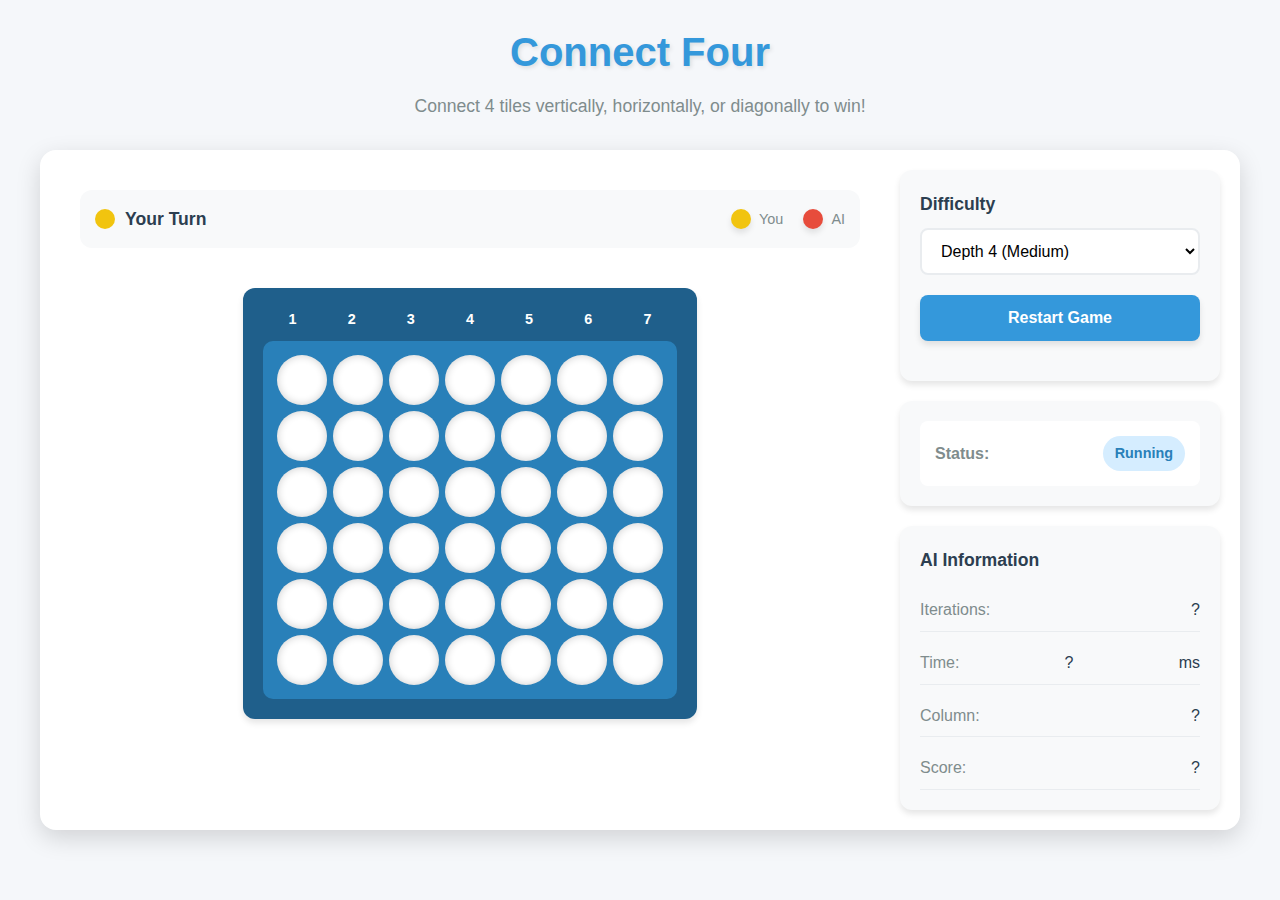
<file: index.html>
<!doctype html>
<html>
    <head>
        <meta charset="utf-8">
        <meta http-equiv="X-UA-Compatible" content="IE=edge,chrome=1">
        <meta name="description" content="Artificial Intelligence based on the Minimax- and α-β-Pruning principles.">
        <meta name="viewport" content="width=device-width, initial-scale=1">
        <title>Connect Four</title>
        <link rel="stylesheet" href="css/style.css">
    </head>
    <body>
        <div id="container">
            <div class="header">
                <h1 class="header-text">Connect Four</h1>
                <p class="subheader-text">Connect 4 tiles vertically, horizontally, or diagonally to win!</p>
            </div>

            <div class="game-layout">
                <div class="game-board-section">
                    <div class="game-info">
                        <div class="current-player" id="current-player">
                            <span class="player-indicator human-indicator"></span>
                            Your Turn
                        </div>
                        <div class="coin-legend">
                            <div class="legend-item">
                                <div class="coin-sample human-sample"></div>
                                <span>You</span>
                            </div>
                            <div class="legend-item">
                                <div class="coin-sample cpu-sample"></div>
                                <span>AI</span>
                            </div>
                        </div>
                    </div>

                    <div class="board-container">
                        <div class="column-labels">
                            <div class="column-label">1</div>
                            <div class="column-label">2</div>
                            <div class="column-label">3</div>
                            <div class="column-label">4</div>
                            <div class="column-label">5</div>
                            <div class="column-label">6</div>
                            <div class="column-label">7</div>
                        </div>
                        <div id="coin"></div>
                        <table id="game_board" cellpadding="0"></table>
                        <div id="loading">
                            <div class="loading-spinner"></div>
                            AI is thinking...
                        </div>
                    </div>

                    <div class="mobile-controls" id="mobile-controls">
                        <!-- Mobile buttons will be generated by JavaScript -->
                    </div>
                </div>

                <div class="game-controls-section">
                    <div class="controls-panel">
                        <!--<div class="control-group">
                            <h3>Algorithm</h3>
                            <select id="algorithm-select" autocomplete="off">
                                <option value="minimax">Minimax</option>
                                <option value="alphabeta" selected>Alpha-Beta</option>
                            </select>
                        </div>-->

                        <div class="control-group">
                            <h3>Difficulty</h3>
                            <select id="difficulty" autocomplete="off">
                                <option value="1">Depth 1 (Very Easy)</option>
                                <option value="2">Depth 2 (Easy)</option>
                                <option value="3">Depth 3</option>
                                <option value="4" selected="selected">Depth 4 (Medium)</option>
                                <option value="5">Depth 5</option>
                                <option value="6">Depth 6 (Hard)</option>
                                <option value="7">Depth 7</option>
                                <option value="8">Depth 8 (Expert)</option>
                            </select>
                        </div>

                        <div class="control-group">
                            <button class="btn-primary" onclick="Game.restartGame();" type="submit">Restart Game</button>
                        </div>
                    </div>

                    <div class="game-status">
                        <div class="status-display">
                            <span class="status-label">Status:</span>
                            <span id="status" class="status-running">Running</span>
                        </div>
                    </div>

                    <div class="debug-info">
                        <h4>AI Information</h4>
                        <div class="debug-stats">
                            <div class="stat">
                                <span class="stat-label">Iterations:</span>
                                <span id="ai-iterations">?</span>
                            </div>
                            <div class="stat">
                                <span class="stat-label">Time:</span>
                                <span id="ai-time">?</span> ms
                            </div>
                            <div class="stat">
                                <span class="stat-label">Column:</span>
                                <span id="ai-column">?</span>
                            </div>
                            <div class="stat">
                                <span class="stat-label">Score:</span>
                                <span id="ai-score">?</span>
                            </div>
                        </div>
                    </div>
                </div>
            </div>
        </div>

        <!-- Winning Message Modal 
        <div id="winning-message" class="modal">
            <div class="modal-content">
                <h2 id="message-text"></h2>
                <button class="btn-primary" onclick="Game.restartGame();">Play Again</button>
            </div>
        </div>-->

        <script src="js/jquery-1.11.2.min.js"></script>
        <script src="js/jquery-ui.min.js"></script>
        <script src="js/board.js"></script>
        <script src="js/connect-four.js"></script>

        <script>
        $('#algorithm-select').change(function() {
            window.location = '../' + $(this).val() + '/index.html';
        });
        </script>
    </body>
</html>
</file>
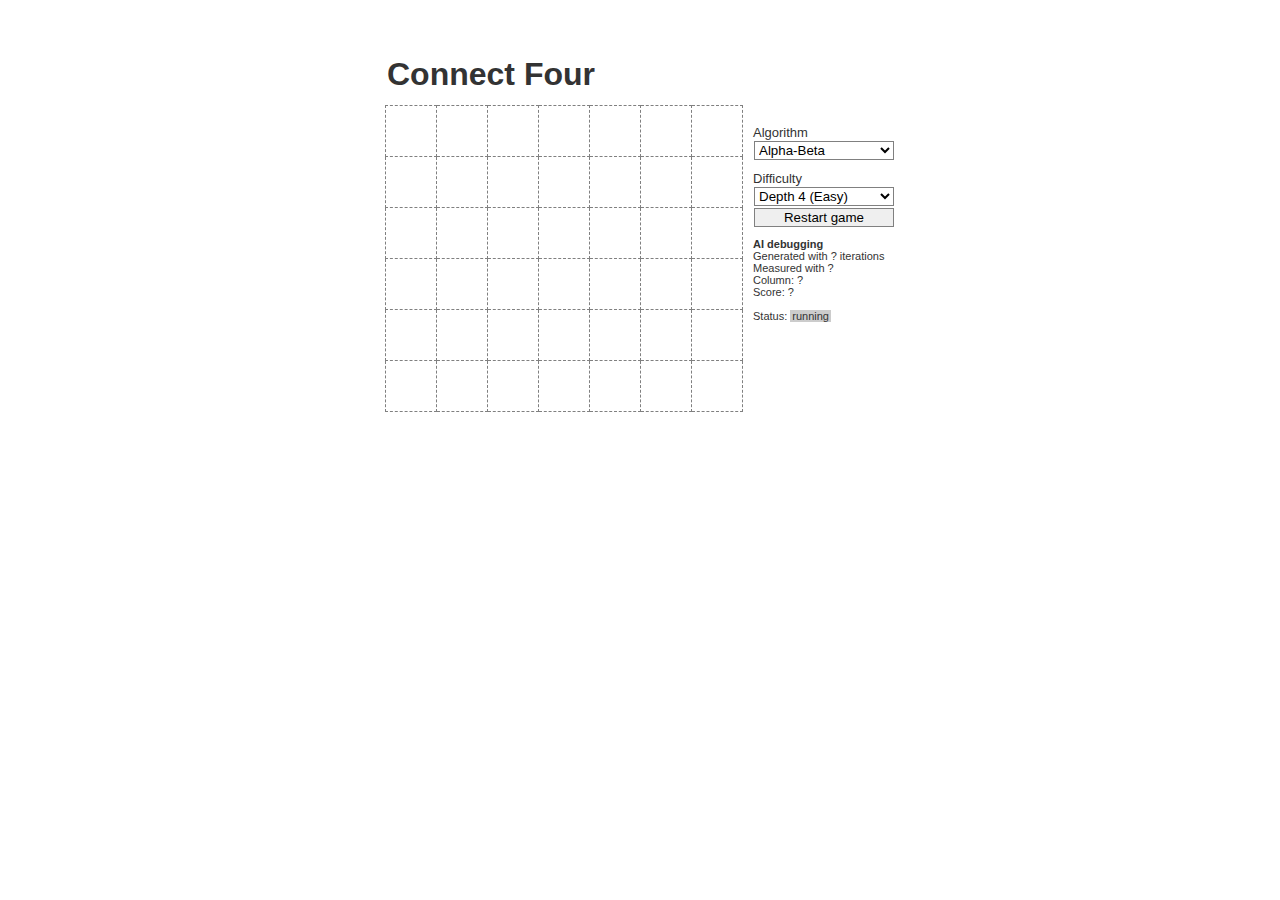
<file: jQuery/alphabeta/index.html>
<!doctype html>
<html>
    <head>
        <meta charset="utf-8">
        <meta http-equiv="X-UA-Compatible" content="IE=edge,chrome=1">
        <meta name="description" content="Artificial Intelligence based on the Minimax- and α-β-Pruning principles.">
        <meta name="viewport" content="width=device-width, initial-scale=1">
        <title>Connect Four</title>
        <link rel="stylesheet" href="css/style.css">
    </head>
    <body>
        <!--<div id="navigation">
            <span class="title">Connect Four JS -</span> <a href="../../">Go to index »</a>
        </div>-->
        
        <div id="container">
            <h1 class="header-text">Connect Four</h1>
            <!--<p class="text subheader-text">
                Artificial Intelligence based on the Minimax- and α-β-Pruning principles (jQuery).
            </p>-->

            <div class="box-left">
                <div id="coin"></div>
                <table id="game_board" cellpadding="0"></table> 
                <div id="loading">AI is thinking...</div>
            </div>

            <div class="box-right">
                <div id="options">
                    <p class="header">Algorithm</p>
                    <p>
                        <select id="algorithm-select" autocomplete="off">
                            <option value="minimax">Minimax</option>
                            <option value="alphabeta" selected>Alpha-Beta</option>
                        </select>
                    </p>
                    <p class="header">Difficulty</p>
                    <p>
                        <select id="difficulty" autocomplete="off">
                            <option value="1">Depth 1</option>
                            <option value="2">Depth 2 (Passive)</option>
                            <option value="3">Depth 3</option>
                            <option value="4" selected="selected">Depth 4 (Easy)</option>
                            <option value="5">Depth 5</option>
                            <option value="6">Depth 6 (Moderate)</option>
                            <option value="7">Depth 7</option>
                            <option value="8">Depth 8 (Tougher)</option>
                        </select>
                    </p>
                    <p><button class="save" onclick="Game.restartGame();" type="submit">Restart game</button></p>
                </div>

                <div id="debug">
                    <p><strong>AI debugging</strong></p>
                    <p>Generated with <span id="ai-iterations">?</span> iterations</p>
                    <p>Measured with <span id="ai-time">?</span></p>
                    <p><span id="ai-column">Column: ?</span></p>
                    <p><span id="ai-score">Score: ?</span></p>
                    <br/>
                    <p>Status: <span id="status" class="status-running">running</span></p>
                </div>
            </div>
        </div>

        <script src="js/jquery-1.11.2.min.js"></script>
        <script src="js/jquery-ui.min.js"></script>
        <script src="js/board.js"></script>
        <script src="js/connect-four.js"></script>

        <script>
        $('#algorithm-select').change(function() {
            window.location = '../' + $(this).val() + '/index.html';
        });
        </script>
    </body>
</html>
</file>
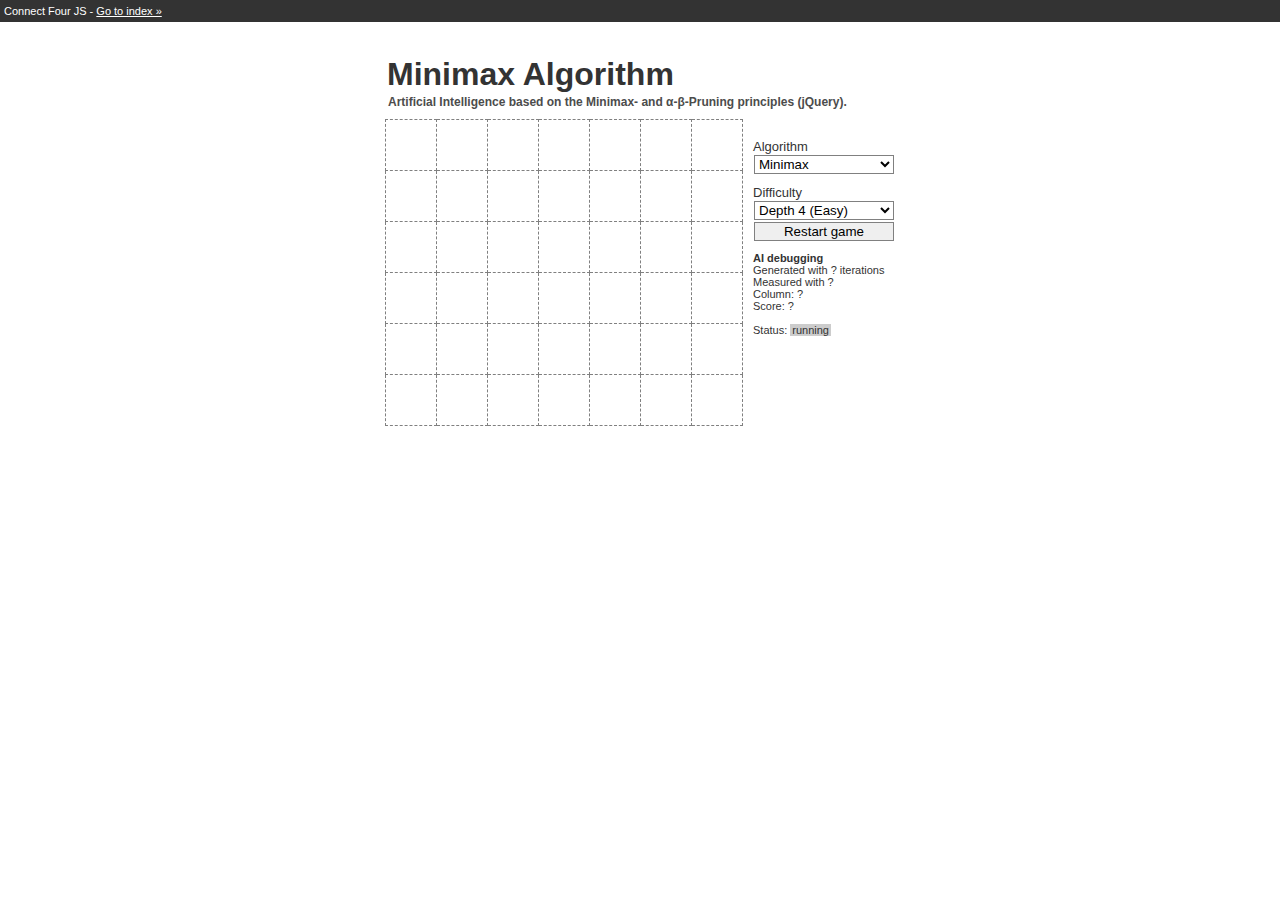
<file: jQuery/minimax/index.html>
<!doctype html>
<html>
    <head>
        <meta charset="utf-8">
        <meta http-equiv="X-UA-Compatible" content="IE=edge,chrome=1">
        <meta name="description" content="Artificial Intelligence based on the Minimax- and α-β-Pruning principles.">
        <meta name="viewport" content="width=device-width, initial-scale=1">
        <title>Connect Four - Minimax Algorithm</title>
        <link rel="stylesheet" href="css/style.css">
    </head>
    <body>
        <div id="navigation">
            <span class="title">Connect Four JS -</span> <a href="../../">Go to index »</a>
        </div>
        
        <div id="container">
            <h1 class="header-text">Minimax Algorithm</h1>
            <p class="text subheader-text">
                Artificial Intelligence based on the Minimax- and α-β-Pruning principles (jQuery).
            </p>

            <div class="box-left">
                <div id="coin"></div>
                <table id="game_board" cellpadding="0"></table> 
                <div id="loading">AI is thinking...</div>
            </div>

            <div class="box-right">
                <div id="options">
                    <p class="header">Algorithm</p>
                    <p>
                        <select id="algorithm-select" autocomplete="off">
                            <option value="minimax" selected>Minimax</option>
                            <option value="alphabeta">Alpha-Beta</option>
                        </select>
                    </p>
                    <p class="header">Difficulty</p>
                    <p>
                        <select id="difficulty" autocomplete="off">
                            <option value="1">Depth 1</option>
                            <option value="2">Depth 2 (Passive)</option>
                            <option value="3">Depth 3</option>
                            <option value="4" selected="selected">Depth 4 (Easy)</option>
                            <option value="5">Depth 5</option>
                            <option value="6">Depth 6 (Moderate)</option>
                            <option value="7">Depth 7</option>
                            <option value="8">Depth 8 (Tougher)</option>
                        </select>
                    </p>
                    <p><button class="save" onclick="Game.restartGame();" type="submit">Restart game</button></p>
                </div>

                <div id="debug">
                    <p><strong>AI debugging</strong></p>
                    <p>Generated with <span id="ai-iterations">?</span> iterations</p>
                    <p>Measured with <span id="ai-time">?</span></p>
                    <p><span id="ai-column">Column: ?</span></p>
                    <p><span id="ai-score">Score: ?</span></p>
                    <br/>
                    <p>Status: <span id="status" class="status-running">running</span></p>
                </div>
            </div>
        </div>

        <script src="js/jquery-1.11.2.min.js"></script>
        <script src="js/jquery-ui.min.js"></script>
        <script src="js/board.js"></script>
        <script src="js/connect-four.js"></script>

        <script>
        $('#algorithm-select').change(function() {
            window.location = '../' + $(this).val() + '/index.html';
        });
        </script>
    </body>
</html>
</file>
<file: css/style.css>
:root {
    --primary-color: #3498db;
    --primary-dark: #2980b9;
    --secondary-color: #e74c3c;
    --background-color: #f5f7fa;
    --text-color: #2c3e50;
    --text-light: #7f8c8d;
    --board-color: #2980b9;
    --board-dark: #1f5f8b;
    --human-color: #f1c40f;
    --human-dark: #f39c12;
    --cpu-color: #e74c3c;
    --cpu-dark: #c0392b;
    --win-color: #2ecc71;
    --shadow: 0 4px 6px rgba(0, 0, 0, 0.1);
    --shadow-lg: 0 8px 25px rgba(0, 0, 0, 0.15);
}

* {
    margin: 0;
    padding: 0;
    box-sizing: border-box;
}

body {
    font-family: 'Segoe UI', Tahoma, Geneva, Verdana, sans-serif;
    background: var(--background-color);
    color: var(--text-color);
    line-height: 1.6;
    min-height: 100vh;
    padding: 20px;
}

#container {
    max-width: 1200px;
    margin: 0 auto;
}

.header {
    text-align: center;
    margin-bottom: 30px;
}

.header-text {
    font-size: 2.5rem;
    color: var(--primary-color);
    margin-bottom: 8px;
    text-shadow: 2px 2px 4px rgba(0, 0, 0, 0.1);
}

.subheader-text {
    color: var(--text-light);
    font-size: 1.1rem;
}

.game-layout {
    display: flex;
    flex-direction: column;
    gap: 20px;
    background: white;
    border-radius: 16px;
    box-shadow: var(--shadow-lg);
    overflow: hidden;
    padding: 20px;
}

@media (min-width: 768px) {
    .game-layout {
        flex-direction: row;
        min-height: 600px;
    }
}

.game-board-section {
    flex: 1;
    display: flex;
    flex-direction: column;
    align-items: center;
    padding: 20px;
}

.game-controls-section {
    flex: 0 0 320px;
    display: flex;
    flex-direction: column;
    gap: 20px;
}

.game-info {
    display: flex;
    justify-content: space-between;
    align-items: center;
    width: 100%;
    margin-bottom: 20px;
    padding: 15px;
    background: #f8f9fa;
    border-radius: 12px;
}

.current-player {
    display: flex;
    align-items: center;
    gap: 10px;
    font-weight: bold;
    font-size: 1.1rem;
    color: var(--text-color);
}

.player-indicator {
    width: 20px;
    height: 20px;
    border-radius: 50%;
    animation: pulse 1.5s infinite;
}

.human-indicator {
    background: var(--human-color);
}

.cpu-indicator {
    background: var(--cpu-color);
}

.coin-legend {
    display: flex;
    gap: 20px;
}

.legend-item {
    display: flex;
    align-items: center;
    gap: 8px;
    font-size: 0.9rem;
    color: var(--text-light);
}

.coin-sample {
    width: 20px;
    height: 20px;
    border-radius: 50%;
    box-shadow: var(--shadow);
}

.human-sample {
    background: var(--human-color);
}

.cpu-sample {
    background: var(--cpu-color);
}

.board-container {
    position: relative;
    margin: 20px 0;
    padding: 20px;
    background: var(--board-dark);
    border-radius: 12px;
    box-shadow: var(--shadow);
}

.column-labels {
    display: flex;
    justify-content: space-around;
    margin-bottom: 10px;
}

.column-label {
    width: 50px;
    text-align: center;
    color: white;
    font-weight: bold;
    font-size: 0.9rem;
}

#game_board {
    border-collapse: separate;
    border-spacing: 6px;
    background-color: var(--board-color);
    border-radius: 10px;
    padding: 8px;
}

#game_board td {
    width: 50px;
    height: 50px;
    background-color: white;
    border-radius: 50%;
    cursor: pointer;
    transition: all 0.2s ease;
    box-shadow: inset 0 0 8px rgba(0, 0, 0, 0.2);
    position: relative;
}

@media (max-width: 480px) {
    #game_board td {
        width: 40px;
        height: 40px;
    }
}

#game_board td.empty:hover {
    background-color: #ecf0f1;
    transform: scale(1.05);
}

#game_board .human-coin {
    background: radial-gradient(circle at 30% 30%, var(--human-color), var(--human-dark));
    box-shadow: inset 0 0 12px rgba(0, 0, 0, 0.3);
}

#game_board .cpu-coin {
    background: radial-gradient(circle at 30% 30%, var(--cpu-color), var(--cpu-dark));
    box-shadow: inset 0 0 12px rgba(0, 0, 0, 0.3);
}

#game_board .win {
    animation: win-pulse 0.8s infinite;
    box-shadow: 0 0 20px var(--win-color);
}


/* Disabled state for game board */
#game_board.disabled {
    opacity: 0.7;
    pointer-events: none;
}

#game_board td.disabled {
    cursor: not-allowed;
    opacity: 0.7;
}

.mobile-column-btn:disabled {
    opacity: 0.5;
    cursor: not-allowed;
    transform: none !important;
}

.mobile-column-btn:disabled:hover {
    background: var(--primary-color);
    transform: none !important;
}

/* Enhanced winning animation */
#game_board .win {
    animation: win-glow 1s infinite;
    box-shadow: 
        inset 0 0 12px rgba(0, 0, 0, 0.3),
        0 0 20px var(--win-color),
        0 0 30px var(--win-color);
}

@keyframes win-glow {
    0%, 100% { 
        transform: scale(1);
        box-shadow: 
            inset 0 0 12px rgba(0, 0, 0, 0.3),
            0 0 20px var(--win-color),
            0 0 30px var(--win-color);
    }
    50% { 
        transform: scale(1.1);
        box-shadow: 
            inset 0 0 12px rgba(0, 0, 0, 0.3),
            0 0 30px var(--win-color),
            0 0 40px var(--win-color);
    }
}

/* Status message styles */
.current-player {
    transition: all 0.3s ease;
}

.current-player.won {
    color: #27ae60 !important;
    font-weight: bold;
}

.current-player.lost {
    color: #e74c3c !important;
    font-weight: bold;
}

.current-player.tie {
    color: #f39c12 !important;
    font-weight: bold;
}

@keyframes win-pulse {
    0%, 100% { transform: scale(1); }
    50% { transform: scale(1.1); }
}

@keyframes pulse {
    0%, 100% { opacity: 1; }
    50% { opacity: 0.6; }
}

#coin {
    position: absolute;
    display: none;
    width: 46px;
    height: 46px;
    border-radius: 50%;
    z-index: 10;
    box-shadow: 0 4px 8px rgba(0, 0, 0, 0.3);
}

@media (max-width: 480px) {
    #coin {
        width: 36px;
        height: 36px;
    }
}

#loading {
    display: none;
    position: absolute;
    top: 50%;
    left: 50%;
    transform: translate(-50%, -50%);
    background: rgba(0, 0, 0, 0.85);
    color: white;
    padding: 20px 30px;
    border-radius: 12px;
    z-index: 100;
    text-align: center;
    font-weight: bold;
    box-shadow: var(--shadow-lg);
}

.loading-spinner {
    width: 30px;
    height: 30px;
    border: 3px solid rgba(255, 255, 255, 0.3);
    border-top: 3px solid white;
    border-radius: 50%;
    animation: spin 1s linear infinite;
    margin: 0 auto 10px;
}

@keyframes spin {
    0% { transform: rotate(0deg); }
    100% { transform: rotate(360deg); }
}

.mobile-controls {
    display: none;
    width: 100%;
    gap: 8px;
    margin-top: 20px;
}

@media (max-width: 767px) {
    .mobile-controls {
        display: flex;
        justify-content: space-between;
    }
}

.mobile-column-btn {
    flex: 1;
    padding: 12px 8px;
    background: var(--primary-color);
    color: white;
    border: none;
    border-radius: 8px;
    font-weight: bold;
    cursor: pointer;
    transition: all 0.2s ease;
    font-size: 0.9rem;
    margin: 0 4px;
}

.mobile-column-btn:hover {
    background: var(--primary-dark);
    transform: translateY(-2px);
}

.controls-panel {
    background: #f8f9fa;
    padding: 20px;
    border-radius: 12px;
    box-shadow: var(--shadow);
}

.control-group {
    margin-bottom: 20px;
}

.control-group h3 {
    margin-bottom: 10px;
    color: var(--text-color);
    font-size: 1.1rem;
}

select {
    width: 100%;
    padding: 12px 15px;
    border: 2px solid #e9ecef;
    border-radius: 8px;
    font-size: 1rem;
    background: white;
    transition: all 0.2s ease;
    cursor: pointer;
}

select:focus {
    outline: none;
    border-color: var(--primary-color);
    box-shadow: 0 0 0 3px rgba(52, 152, 219, 0.1);
}

.btn-primary {
    width: 100%;
    padding: 14px 20px;
    background: var(--primary-color);
    color: white;
    border: none;
    border-radius: 8px;
    font-size: 1rem;
    font-weight: bold;
    cursor: pointer;
    transition: all 0.2s ease;
    box-shadow: var(--shadow);
}

.btn-primary:hover {
    background: var(--primary-dark);
    transform: translateY(-2px);
    box-shadow: 0 6px 12px rgba(0, 0, 0, 0.15);
}

.btn-primary:active {
    transform: translateY(0);
}

.game-status {
    background: #f8f9fa;
    padding: 20px;
    border-radius: 12px;
    box-shadow: var(--shadow);
}

.status-display {
    display: flex;
    justify-content: space-between;
    align-items: center;
    padding: 15px;
    border-radius: 8px;
    background: white;
}

.status-label {
    font-weight: bold;
    color: var(--text-light);
}

#status {
    padding: 6px 12px;
    border-radius: 20px;
    font-weight: bold;
    font-size: 0.9rem;
}

.status-running {
    background: #d5edff;
    color: #2980b9;
}

.status-won {
    background: #d4f7d4;
    color: #27ae60;
}

.status-lost {
    background: #ffe0e0;
    color: #e74c3c;
}

.status-tie {
    background: #fff9e6;
    color: #f39c12;
}

.debug-info {
    background: #f8f9fa;
    padding: 20px;
    border-radius: 12px;
    box-shadow: var(--shadow);
    flex-grow: 1;
}

.debug-info h4 {
    margin-bottom: 15px;
    color: var(--text-color);
    font-size: 1.1rem;
}

.debug-stats {
    display: flex;
    flex-direction: column;
    gap: 10px;
}

.stat {
    display: flex;
    justify-content: space-between;
    align-items: center;
    padding: 8px 0;
    border-bottom: 1px solid #e9ecef;
}

.stat-label {
    color: var(--text-light);
    font-weight: 500;
}

.modal {
    display: none;
    position: fixed;
    top: 0;
    left: 0;
    width: 100%;
    height: 100%;
    background: rgba(0, 0, 0, 0.8);
    z-index: 1000;
    justify-content: center;
    align-items: center;
}

.modal-content {
    background: white;
    padding: 40px;
    border-radius: 16px;
    text-align: center;
    max-width: 90%;
    box-shadow: var(--shadow-lg);
    animation: modal-appear 0.3s ease-out;
}

@keyframes modal-appear {
    from {
        opacity: 0;
        transform: scale(0.8) translateY(-20px);
    }
    to {
        opacity: 1;
        transform: scale(1) translateY(0);
    }
}

.modal-content h2 {
    margin-bottom: 20px;
    color: var(--text-color);
    font-size: 1.8rem;
}

/* Hover effects for desktop */
@media (hover: hover) {
    #game_board td.empty:hover::after {
        content: '';
        position: absolute;
        top: -5px;
        left: -5px;
        right: -5px;
        bottom: -5px;
        border: 2px solid var(--human-color);
        border-radius: 50%;
        animation: hover-pulse 1s infinite;
    }
}

@keyframes hover-pulse {
    0%, 100% { opacity: 0.5; transform: scale(1); }
    50% { opacity: 1; transform: scale(1.1); }
}

/* Touch device optimizations */
@media (max-width: 767px) {
    .game-layout {
        padding: 10px;
    }
    
    .game-board-section {
        padding: 10px;
    }
    
    .board-container {
        padding: 15px;
    }
    
    .header-text {
        font-size: 2rem;
    }
    
    .game-info {
        flex-direction: column;
        gap: 15px;
        text-align: center;
    }
}
</file>
<file: jQuery/alphabeta/css/style.css>
body {
    background: #fff;
    color: #333;
    font-family: 'Arial';
    overflow-y: hidden;
}

a, a:visited{
    color: #551A8B;
}

h1 {
    line-height: 1;
    margin: 0;
    padding: 0;
}

#container {
    position: absolute;
    left: 50%;
    margin-top: 50px;
    margin-left: -255px;
}

.box-left {
    overflow: hidden;
}

#game_board {
    border-collapse:collapse;
}

#coinfeld {
    position: relative;
    width: 100%;
    height: 55px;
}

#game_board td {
    border: 1px dashed #808080;
    position: relative;
    width: 50px;
    height: 50px;
    cursor: pointer;
}

.hover {
    background-color: #F4F4F4;
}

#coin {
    position: absolute;
    display: none;
    left: 0px;
    top: 0px;
    width: 51px;
    height: 51px;
    border-radius: 50%;
}

#game_board .coin {
    cursor: default;
}

#game_board tr {
    width: 100%;
    height: 100%;
}

#game_board .human-coin,
.human-coin {
    border-radius: 50%;
    background: #333;
}

#game_board .cpu-coin,
.cpu-coin {
    border-radius: 50%;
    background: #DC143C;
}

#game_board .win {
    border-radius: 50%;
    animation: animationFrames 1s infinite;
    -webkit-animation: animationFrames 1s infinite;
    -moz-animation: animationFrames 1s infinite;
    -o-animation: animationFrames 1s infinite;
    -ms-animation: animationFrames 1s infinite;
}

@keyframes animationFrames{
    50% {
        opacity:0.6;
    }
    100% {
        opacity:1;
    }
}

@-moz-keyframes animationFrames{
    50% {
        opacity:0.6;
    }
    100% {
        opacity:1;
    }
}

@-webkit-keyframes animationFrames {
    50% {
        opacity:0.6;
    }
    100% {
        opacity:1;
    }
}

@-o-keyframes animationFrames {
    50% {
        opacity:0.6;
    }
    100% {
        opacity:1;
    }
}

@-ms-keyframes animationFrames {
    50% {
        opacity:0.6;
    }
    100% {
        opacity:1;
    }
}

#debug {
    margin-top: 10px;
    font-size: 11px;
}

.box-right {
    margin: 20px 10px 10px 0;
    float: left;
}

.box-left {
    position: relative;
    margin: 10px 10px 10px 0;
    float: left;
}

#options {
    font-size: 13px;
}

input {
    border: 1px solid #808080;
    margin: 1px;
    outline: none;
}

.input {
    width: 20px;
}

.save {
    border: 1px solid #808080;
    margin: 1px;
    outline: none;
    width: 140px;
    cursor: pointer;
}

.save:hover, .save:active {
    background: #dadada;
}

#loading {
    display: none;
    position: absolute;
    top: 10px;
    left: 10px;
    font-size: 10px;
    background: #DC143C;
    color: #fff;
    padding: 4px;
}

p {
    margin: 0;
    padding: 0;
}

.header {
    margin-top: 10px;
}

.status-running, .status-won, .status-lost {
    padding: 0px 2px;
    color: #333;
}

.status-running {
    background: #ccc;
}

.status-won {
    background: #5FBF5F;
}

.status-lost {
    background: #F36051;
}

.status-tie {
    background: #A4E7F0;
}

select {
    background: #fff;
    margin: 1px;
    border: 1px solid #808080;
    outline: none;
    width: 140px;
}

.text {
    font-size:12px;
    font-weight:bold;
    color: #4C4C4C;
}

.text a {
    color:#333;
}

.header-text {
    margin-bottom: 5px !important;
    margin-left: 2px !important;
}

.subheader-text {
    margin-left: 3px !important;
}

#navigation {
    position: absolute;
    top: 0;
    left: 0;
    background: #333;
    width: 100%;
    color: #fff;
    font-size: 11px;
}

#navigation .title {
    padding: 5px 0px 6px 4px;
}

#navigation a {
    display: inline-block;
    padding: 5px 0px;
    color: #fff;
    font-size: 11px;
}

#navigation a:hover {
    text-decoration: none;
}


@media screen and (max-width: 600px) {
    #container {
        margin: 0;
        top: 50px;
        left: 0;
        padding: 0 5px;
    }

    .box-left {
        float: none;
    }

    .box-right {
        display: block;
        float: none;
    }
}
</file>
<file: jQuery/minimax/css/style.css>
body {
    background: #fff;
    color: #333;
    font-family: 'Arial';
    overflow-y: hidden;
}

a, a:visited{
    color: #551A8B;
}

h1 {
    line-height: 1;
    margin: 0;
    padding: 0;
}

#container {
    position: absolute;
    left: 50%;
    margin-top: 50px;
    margin-left: -255px;
}

.box-left {
    overflow: hidden;
}

#game_board {
    border-collapse:collapse;
}

#coinfeld {
    position: relative;
    width: 100%;
    height: 55px;
}

#game_board td {
    border: 1px dashed #808080;
    position: relative;
    width: 50px;
    height: 50px;
    cursor: pointer;
}

.hover {
    background-color: #F4F4F4;
}

#coin {
    position: absolute;
    display: none;
    left: 0px;
    top: 0px;
    width: 51px;
    height: 51px;
    border-radius: 50%;
}

#game_board .coin {
    cursor: default;
}

#game_board tr {
    width: 100%;
    height: 100%;
}

#game_board .human-coin,
.human-coin {
    border-radius: 50%;
    background: #333;
}

#game_board .cpu-coin,
.cpu-coin {
    border-radius: 50%;
    background: #DC143C;
}

#game_board .win {
    border-radius: 50%;
    animation: animationFrames 1s infinite;
    -webkit-animation: animationFrames 1s infinite;
    -moz-animation: animationFrames 1s infinite;
    -o-animation: animationFrames 1s infinite;
    -ms-animation: animationFrames 1s infinite;
}

@keyframes animationFrames{
    50% {
        opacity:0.6;
    }
    100% {
        opacity:1;
    }
}

@-moz-keyframes animationFrames{
    50% {
        opacity:0.6;
    }
    100% {
        opacity:1;
    }
}

@-webkit-keyframes animationFrames {
    50% {
        opacity:0.6;
    }
    100% {
        opacity:1;
    }
}

@-o-keyframes animationFrames {
    50% {
        opacity:0.6;
    }
    100% {
        opacity:1;
    }
}

@-ms-keyframes animationFrames {
    50% {
        opacity:0.6;
    }
    100% {
        opacity:1;
    }
}

#debug {
    margin-top: 10px;
    font-size: 11px;
}

.box-right {
    margin: 20px 10px 10px 0;
    float: left;
}

.box-left {
    position: relative;
    margin: 10px 10px 10px 0;
    float: left;
}

#options {
    font-size: 13px;
}

input {
    border: 1px solid #808080;
    margin: 1px;
    outline: none;
}

.input {
    width: 20px;
}

.save {
    border: 1px solid #808080;
    margin: 1px;
    outline: none;
    width: 140px;
    cursor: pointer;
}

.save:hover, .save:active {
    background: #dadada;
}

#loading {
    display: none;
    position: absolute;
    top: 10px;
    left: 10px;
    font-size: 10px;
    background: #DC143C;
    color: #fff;
    padding: 4px;
}

p {
    margin: 0;
    padding: 0;
}

.header {
    margin-top: 10px;
}

.status-running, .status-won, .status-lost {
    padding: 0px 2px;
    color: #333;
}

.status-running {
    background: #ccc;
}

.status-won {
    background: #5FBF5F;
}

.status-lost {
    background: #F36051;
}

.status-tie {
    background: #A4E7F0;
}

select {
    background: #fff;
    margin: 1px;
    border: 1px solid #808080;
    outline: none;
    width: 140px;
}

.text {
    font-size:12px;
    font-weight:bold;
    color: #4C4C4C;
}

.text a {
    color:#333;
}

.header-text {
    margin-bottom: 5px !important;
    margin-left: 2px !important;
}

.subheader-text {
    margin-left: 3px !important;
}

#navigation {
    position: absolute;
    top: 0;
    left: 0;
    background: #333;
    width: 100%;
    color: #fff;
    font-size: 11px;
}

#navigation .title {
    padding: 5px 0px 6px 4px;
}

#navigation a {
    display: inline-block;
    padding: 5px 0px;
    color: #fff;
    font-size: 11px;
}

#navigation a:hover {
    text-decoration: none;
}


@media screen and (max-width: 600px) {
    #container {
        margin: 0;
        top: 50px;
        left: 0;
        padding: 0 5px;
    }

    .box-left {
        float: none;
    }

    .box-right {
        display: block;
        float: none;
    }
}
</file>
